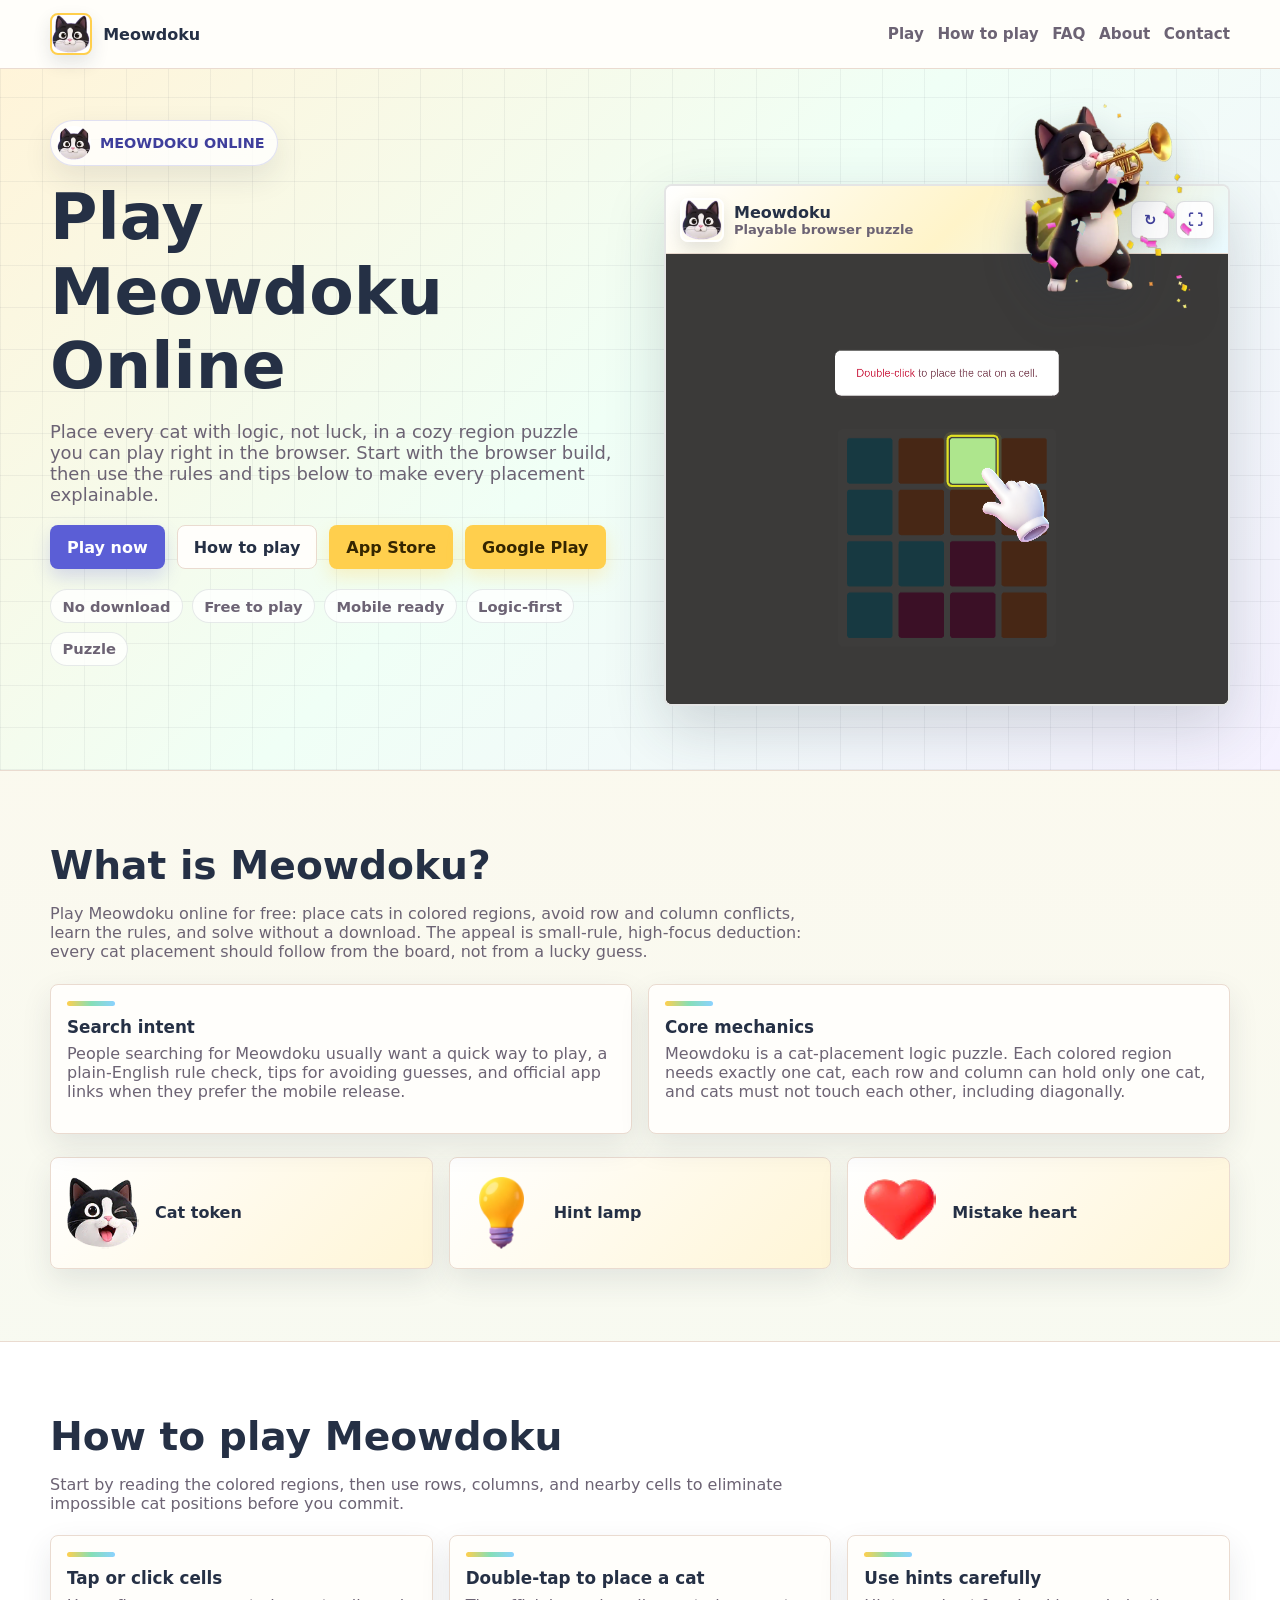
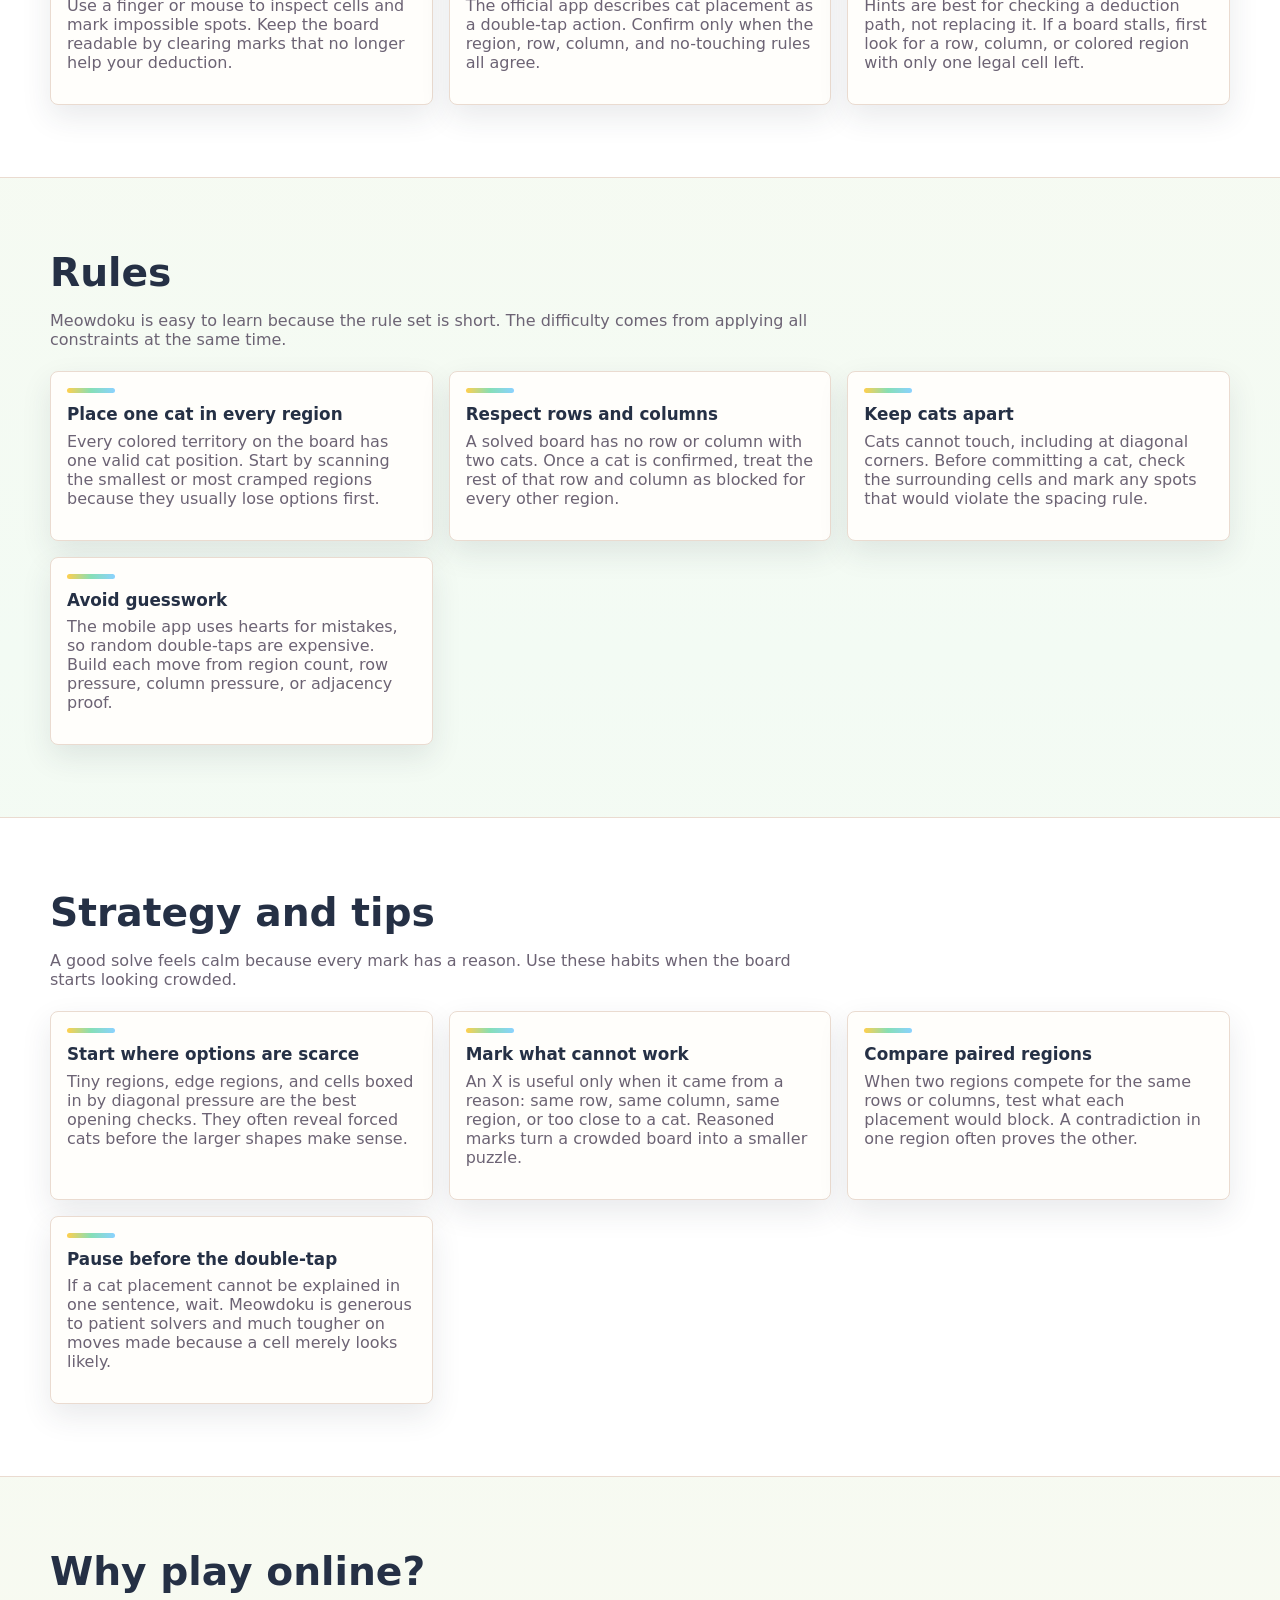
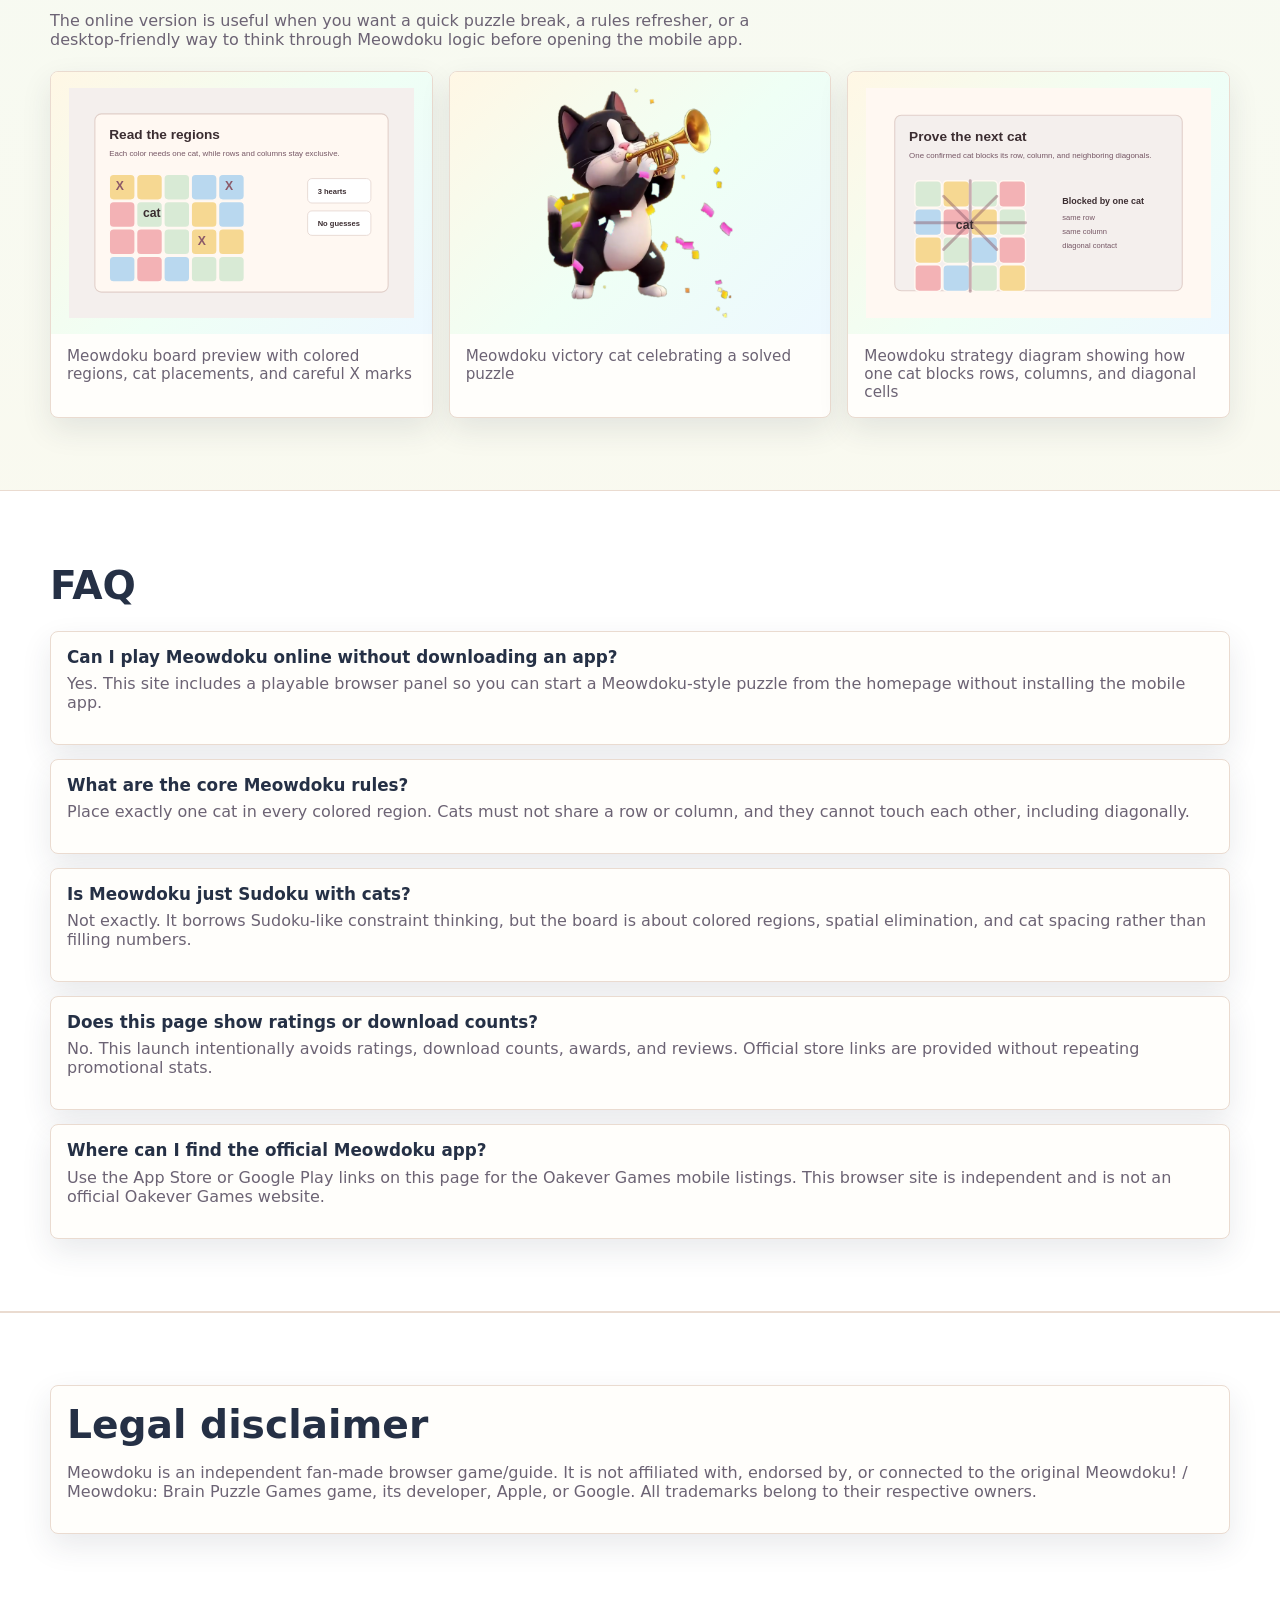
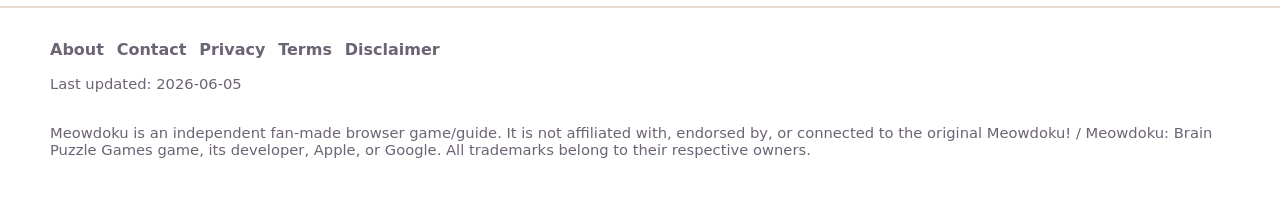
<file: index.html>
<!doctype html>
<html lang="en">
  <head>
    <meta charset="UTF-8" />
    <meta name="viewport" content="width=device-width, initial-scale=1" />
    <title>Play Meowdoku Online – Free Puzzle Game</title>
    <meta
      name="description"
      content="Play Meowdoku online for free: place cats in colored regions, avoid row and column conflicts, learn the rules, and solve without a download."
    />
    <link rel="canonical" href="https://meowdoku.club/" />
    <meta name="robots" content="index,follow" />
    <meta
      property="og:title"
      content="Play Meowdoku Online – Free Puzzle Game"
    />
    <meta
      property="og:description"
      content="Play Meowdoku online for free: place cats in colored regions, avoid row and column conflicts, learn the rules, and solve without a download."
    />
    <meta property="og:image" content="https://meowdoku.club/og-image.svg" />
    <meta property="og:url" content="https://meowdoku.club/" />
    <meta property="og:type" content="website" />
    <meta property="og:site_name" content="Meowdoku" />
    <meta name="twitter:card" content="summary_large_image" />
    <meta
      name="twitter:title"
      content="Play Meowdoku Online – Free Puzzle Game"
    />
    <meta
      name="twitter:description"
      content="Play Meowdoku online for free: place cats in colored regions, avoid row and column conflicts, learn the rules, and solve without a download."
    />
    <meta name="twitter:image" content="https://meowdoku.club/og-image.svg" />
    <meta name="theme-color" content="#5b5ed6" />
    <link rel="icon" href="game/assets/cat-face.png" type="image/png" />
    <link rel="manifest" href="manifest.webmanifest" />
    <script type="application/ld+json">
      {"@context":"https://schema.org","@graph":[{"@type":"WebSite","name":"Meowdoku","url":"https://meowdoku.club/","description":"Play Meowdoku online for free: place cats in colored regions, avoid row and column conflicts, learn the rules, and solve without a download.","inLanguage":"en"},{"@type":"SoftwareApplication","name":"Meowdoku","applicationCategory":"GameApplication","operatingSystem":"Web","url":"https://meowdoku.club/","description":"Play Meowdoku online for free: place cats in colored regions, avoid row and column conflicts, learn the rules, and solve without a download.","offers":{"@type":"Offer","price":0,"priceCurrency":"USD"}},{"@type":"VideoGame","name":"Meowdoku","url":"https://meowdoku.club/","description":"Play Meowdoku online for free: place cats in colored regions, avoid row and column conflicts, learn the rules, and solve without a download.","genre":"Puzzle","gamePlatform":"Web browser","playMode":"SinglePlayer","applicationCategory":"GameApplication","image":"https://meowdoku.club/og-image.svg"}]}
    </script>
    <link rel="stylesheet" href="assets/css/main.css" />
  </head>
  <body>
    <a class="skip-link" href="#main">Skip to content</a>
    <header class="site-header">
      <div class="site-header__inner">
        <a class="brand" href="./" aria-label="Meowdoku home">
          <span class="brand__mark" aria-hidden="true">
            <img
              src="game/assets/cat-face.png"
              alt=""
              width="256"
              height="256"
              loading="eager"
              decoding="async"
            />
          </span>
          <span>Meowdoku</span>
        </a>
        <nav class="site-nav" aria-label="Main navigation">
          <a href="#play">Play</a> <a href="#how-to-play">How to play</a>
          <a href="#faq">FAQ</a> <a href="about/">About</a>
          <a href="contact/">Contact</a>
        </nav>
      </div>
    </header>
    <main id="main">
      <style>
        @media (min-width: 941px) {
          .hero__mascot {
            right: clamp(1.1rem, 3vw, 2.4rem) !important;
            width: clamp(124px, 13vw, 168px) !important;
            transform: translateY(-8%) !important;
          }
        }
      </style>
      <section class="hero" id="play">
        <div class="container hero__grid">
          <div class="hero__copy">
            <p class="hero__badge">
              <img
                src="game/assets/cat-face.png"
                alt=""
                width="256"
                height="256"
                loading="eager"
                decoding="async"
              />
              <span>Meowdoku online</span>
            </p>
            <h1>Play Meowdoku Online</h1>
            <p class="lead">
              Place every cat with logic, not luck, in a cozy region puzzle you
              can play right in the browser. Start with the browser build, then
              use the rules and tips below to make every placement explainable.
            </p>
            <div class="hero__actions" aria-label="Primary actions">
              <a class="button" href="#play">Play now</a>
              <a class="button secondary" href="#how-to-play">How to play</a>
              <a
                class="button accent"
                href="https://apps.apple.com/us/app/meowdoku/id6761760135"
                rel="nofollow noopener"
                target="_blank"
              >
                App Store </a
              ><a
                class="button accent"
                href="https://play.google.com/store/apps/details?id=com.oakever.meowdoku&hl=en"
                rel="nofollow noopener"
                target="_blank"
              >
                Google Play
              </a>
            </div>
            <ul class="chips" aria-label="Game features">
              <li class="chip">No download</li>
              <li class="chip">Free to play</li>
              <li class="chip">Mobile ready</li>
              <li class="chip">Logic-first</li>
              <li class="chip">Puzzle</li>
            </ul>
            <div class="rule-preview" aria-label="Meowdoku rule preview">
              <div class="rule-preview__board" aria-hidden="true">
                <span class="cell cell--mint"></span>
                <span class="cell cell--sun"></span>
                <span class="cell cell--rose">
                  <img
                    src="game/assets/new/game/tool_cat_item.png"
                    alt=""
                    width="108"
                    height="108"
                  />
                </span>
                <span class="cell cell--sky mark">X</span>
                <span class="cell cell--rose mark">X</span>
                <span class="cell cell--mint"></span>
                <span class="cell cell--sky"></span>
                <span class="cell cell--sun"></span>
                <span class="cell cell--sky"></span>
                <span class="cell cell--rose"></span>
                <span class="cell cell--sun mark">X</span>
                <span class="cell cell--mint"></span>
              </div>
              <p>
                <strong>One cat per color region.</strong>
                Rows, columns, and touching corners all matter.
              </p>
            </div>
          </div>
          <div class="hero__stage">
            <img
              class="hero__mascot"
              src="game/assets/victory-cat.png"
              alt="Meowdoku victory cat mascot"
              width="520"
              height="640"
              loading="eager"
              decoding="async"
            />
            <section
              class="game-panel"
              aria-label="Meowdoku playable browser game"
            >
              <div class="game-panel__bar">
                <span class="game-panel__title">
                  <img
                    src="game/assets/cat-face.png"
                    alt=""
                    width="256"
                    height="256"
                    loading="eager"
                    decoding="async"
                  />
                  <span>
                    <strong>Meowdoku</strong>
                    <small>Playable browser puzzle</small>
                  </span>
                </span>
                <div class="game-panel__actions">
                  <button
                    class="icon-button"
                    type="button"
                    aria-label="Reload game"
                    data-game-reload
                    title="Reload game"
                  >
                    ↻
                  </button>
                  <button
                    class="icon-button"
                    type="button"
                    aria-label="Open game fullscreen"
                    data-game-fullscreen
                    title="Open fullscreen"
                  >
                    ⛶
                  </button>
                </div>
              </div>
              <iframe
                id="game-frame"
                class="game-frame"
                src="game/index.html?v=20260607-playable"
                title="Play Meowdoku in the browser"
                loading="eager"
                referrerpolicy="same-origin"
                allowfullscreen
              >
                Your browser does not support embedded games. Open the game file
                directly at /game/index.html.
              </iframe>
            </section>
            <script>
              const frame = document.getElementById("game-frame");
              const reloadButton = document.querySelector("[data-game-reload]");
              const fullscreenButton = document.querySelector("[data-game-fullscreen]");

              reloadButton?.addEventListener("click", () => {
                if (frame instanceof HTMLIFrameElement) {
                  frame.contentWindow?.location.reload();
                }
              });

              fullscreenButton?.addEventListener("click", async () => {
                if (frame instanceof HTMLIFrameElement && frame.requestFullscreen) {
                  await frame.requestFullscreen();
                }
              });
            </script>
          </div>
        </div>
      </section>
      <section class="section" aria-labelledby="what-is">
        <div class="container">
          <h2 id="what-is">What is Meowdoku?</h2>
          <p class="section__intro">
            Play Meowdoku online for free: place cats in colored regions, avoid
            row and column conflicts, learn the rules, and solve without a
            download. The appeal is small-rule, high-focus deduction: every cat
            placement should follow from the board, not from a lucky guess.
          </p>
          <div class="two-grid">
            <article class="info-card">
              <h3>Search intent</h3>
              <p>
                People searching for Meowdoku usually want a quick way to play,
                a plain-English rule check, tips for avoiding guesses, and
                official app links when they prefer the mobile release.
              </p>
            </article>
            <article class="info-card">
              <h3>Core mechanics</h3>
              <p>
                Meowdoku is a cat-placement logic puzzle. Each colored region
                needs exactly one cat, each row and column can hold only one
                cat, and cats must not touch each other, including diagonally.
              </p>
            </article>
          </div>
          <div class="asset-rail" aria-label="Meowdoku game UI art">
            <figure class="asset-token">
              <img
                src="game/assets/new/game/tool_cat_item.png"
                alt="Cat token"
                width="108"
                height="108"
                loading="lazy"
                decoding="async"
              />
              <figcaption>Cat token</figcaption>
            </figure>
            <figure class="asset-token">
              <img
                src="game/assets/new/game/icon_hint_lamp.png"
                alt="Hint lamp"
                width="200"
                height="320"
                loading="lazy"
                decoding="async"
              />
              <figcaption>Hint lamp</figcaption>
            </figure>
            <figure class="asset-token">
              <img
                src="game/assets/new/game/heart_full.png"
                alt="Mistake heart"
                width="56"
                height="52"
                loading="lazy"
                decoding="async"
              />
              <figcaption>Mistake heart</figcaption>
            </figure>
          </div>
        </div>
      </section>
      <section
        class="section alt"
        id="how-to-play"
        aria-labelledby="how-heading"
      >
        <div class="container">
          <h2 id="how-heading">How to play Meowdoku</h2>
          <p class="section__intro">
            Start by reading the colored regions, then use rows, columns, and
            nearby cells to eliminate impossible cat positions before you
            commit.
          </p>
          <div class="grid">
            <article class="info-card">
              <h3>Tap or click cells</h3>
              <p>
                Use a finger or mouse to inspect cells and mark impossible
                spots. Keep the board readable by clearing marks that no longer
                help your deduction.
              </p>
            </article>
            <article class="info-card">
              <h3>Double-tap to place a cat</h3>
              <p>
                The official app describes cat placement as a double-tap action.
                Confirm only when the region, row, column, and no-touching rules
                all agree.
              </p>
            </article>
            <article class="info-card">
              <h3>Use hints carefully</h3>
              <p>
                Hints are best for checking a deduction path, not replacing it.
                If a board stalls, first look for a row, column, or colored
                region with only one legal cell left.
              </p>
            </article>
          </div>
        </div>
      </section>
      <section class="section" aria-labelledby="rules-heading">
        <div class="container">
          <h2 id="rules-heading">Rules</h2>
          <p class="section__intro">
            Meowdoku is easy to learn because the rule set is short. The
            difficulty comes from applying all constraints at the same time.
          </p>
          <div class="grid">
            <article class="info-card">
              <h3>Place one cat in every region</h3>
              <p>
                Every colored territory on the board has one valid cat position.
                Start by scanning the smallest or most cramped regions because
                they usually lose options first.
              </p>
            </article>
            <article class="info-card">
              <h3>Respect rows and columns</h3>
              <p>
                A solved board has no row or column with two cats. Once a cat is
                confirmed, treat the rest of that row and column as blocked for
                every other region.
              </p>
            </article>
            <article class="info-card">
              <h3>Keep cats apart</h3>
              <p>
                Cats cannot touch, including at diagonal corners. Before
                committing a cat, check the surrounding cells and mark any spots
                that would violate the spacing rule.
              </p>
            </article>
            <article class="info-card">
              <h3>Avoid guesswork</h3>
              <p>
                The mobile app uses hearts for mistakes, so random double-taps
                are expensive. Build each move from region count, row pressure,
                column pressure, or adjacency proof.
              </p>
            </article>
          </div>
        </div>
      </section>
      <section class="section alt" aria-labelledby="strategy-heading">
        <div class="container">
          <h2 id="strategy-heading">Strategy and tips</h2>
          <p class="section__intro">
            A good solve feels calm because every mark has a reason. Use these
            habits when the board starts looking crowded.
          </p>
          <div class="grid">
            <article class="info-card">
              <h3>Start where options are scarce</h3>
              <p>
                Tiny regions, edge regions, and cells boxed in by diagonal
                pressure are the best opening checks. They often reveal forced
                cats before the larger shapes make sense.
              </p>
            </article>
            <article class="info-card">
              <h3>Mark what cannot work</h3>
              <p>
                An X is useful only when it came from a reason: same row, same
                column, same region, or too close to a cat. Reasoned marks turn
                a crowded board into a smaller puzzle.
              </p>
            </article>
            <article class="info-card">
              <h3>Compare paired regions</h3>
              <p>
                When two regions compete for the same rows or columns, test what
                each placement would block. A contradiction in one region often
                proves the other.
              </p>
            </article>
            <article class="info-card">
              <h3>Pause before the double-tap</h3>
              <p>
                If a cat placement cannot be explained in one sentence, wait.
                Meowdoku is generous to patient solvers and much tougher on
                moves made because a cell merely looks likely.
              </p>
            </article>
          </div>
        </div>
      </section>
      <section class="section" aria-labelledby="why-online">
        <div class="container">
          <h2 id="why-online">Why play online?</h2>
          <p class="section__intro">
            The online version is useful when you want a quick puzzle break, a
            rules refresher, or a desktop-friendly way to think through Meowdoku
            logic before opening the mobile app.
          </p>
          <div class="media-grid">
            <figure class="media-card">
              <img
                src="screenshots/game-board.svg"
                alt="Meowdoku board preview with colored regions, cat placements, and careful X marks"
                width="960"
                height="640"
                loading="lazy"
                decoding="async"
              />
              <figcaption>
                Meowdoku board preview with colored regions, cat placements, and
                careful X marks
              </figcaption>
            </figure>
            <figure class="media-card">
              <img
                src="game/assets/victory-cat.png"
                alt="Meowdoku victory cat celebrating a solved puzzle"
                width="520"
                height="640"
                loading="lazy"
                decoding="async"
              />
              <figcaption>
                Meowdoku victory cat celebrating a solved puzzle
              </figcaption>
            </figure>
            <figure class="media-card">
              <img
                src="screenshots/strategy-view.svg"
                alt="Meowdoku strategy diagram showing how one cat blocks rows, columns, and diagonal cells"
                width="960"
                height="640"
                loading="lazy"
                decoding="async"
              />
              <figcaption>
                Meowdoku strategy diagram showing how one cat blocks rows,
                columns, and diagonal cells
              </figcaption>
            </figure>
          </div>
        </div>
      </section>
      <section class="section alt" id="faq" aria-labelledby="faq-heading">
        <div class="container">
          <h2 id="faq-heading">FAQ</h2>
          <div class="faq-list">
            <article class="faq-item">
              <h3>Can I play Meowdoku online without downloading an app?</h3>
              <p>
                Yes. This site includes a playable browser panel so you can
                start a Meowdoku-style puzzle from the homepage without
                installing the mobile app.
              </p>
            </article>
            <article class="faq-item">
              <h3>What are the core Meowdoku rules?</h3>
              <p>
                Place exactly one cat in every colored region. Cats must not
                share a row or column, and they cannot touch each other,
                including diagonally.
              </p>
            </article>
            <article class="faq-item">
              <h3>Is Meowdoku just Sudoku with cats?</h3>
              <p>
                Not exactly. It borrows Sudoku-like constraint thinking, but the
                board is about colored regions, spatial elimination, and cat
                spacing rather than filling numbers.
              </p>
            </article>
            <article class="faq-item">
              <h3>Does this page show ratings or download counts?</h3>
              <p>
                No. This launch intentionally avoids ratings, download counts,
                awards, and reviews. Official store links are provided without
                repeating promotional stats.
              </p>
            </article>
            <article class="faq-item">
              <h3>Where can I find the official Meowdoku app?</h3>
              <p>
                Use the App Store or Google Play links on this page for the
                Oakever Games mobile listings. This browser site is independent
                and is not an official Oakever Games website.
              </p>
            </article>
          </div>
        </div>
      </section>
      <section class="section alt" aria-labelledby="legal-heading">
        <div class="container">
          <aside class="legal-note" aria-label="Legal disclaimer">
            <h2>Legal disclaimer</h2>
            <p>
              Meowdoku is an independent fan-made browser game/guide. It is not
              affiliated with, endorsed by, or connected to the original
              Meowdoku! / Meowdoku: Brain Puzzle Games game, its developer,
              Apple, or Google. All trademarks belong to their respective
              owners.
            </p>
          </aside>
        </div>
      </section>
    </main>
    <footer class="site-footer">
      <div class="site-footer__inner">
        <nav class="footer-links" aria-label="Footer navigation">
          <a href="about/">About</a> <a href="contact/">Contact</a>
          <a href="privacy/">Privacy</a> <a href="terms/">Terms</a>
          <a href="disclaimer/">Disclaimer</a>
        </nav>
        <p class="footer-meta">Last updated: 2026-06-05</p>
        <p class="footer-meta">
          Meowdoku is an independent fan-made browser game/guide. It is not
          affiliated with, endorsed by, or connected to the original Meowdoku! /
          Meowdoku: Brain Puzzle Games game, its developer, Apple, or Google.
          All trademarks belong to their respective owners.
        </p>
      </div>
    </footer>
    <script>
      if ("serviceWorker" in navigator) {
        window.addEventListener("load", () => {
          navigator.serviceWorker.register("sw.js").catch(() => undefined);
        });
      }
    </script>
  </body>
</html>
</file>
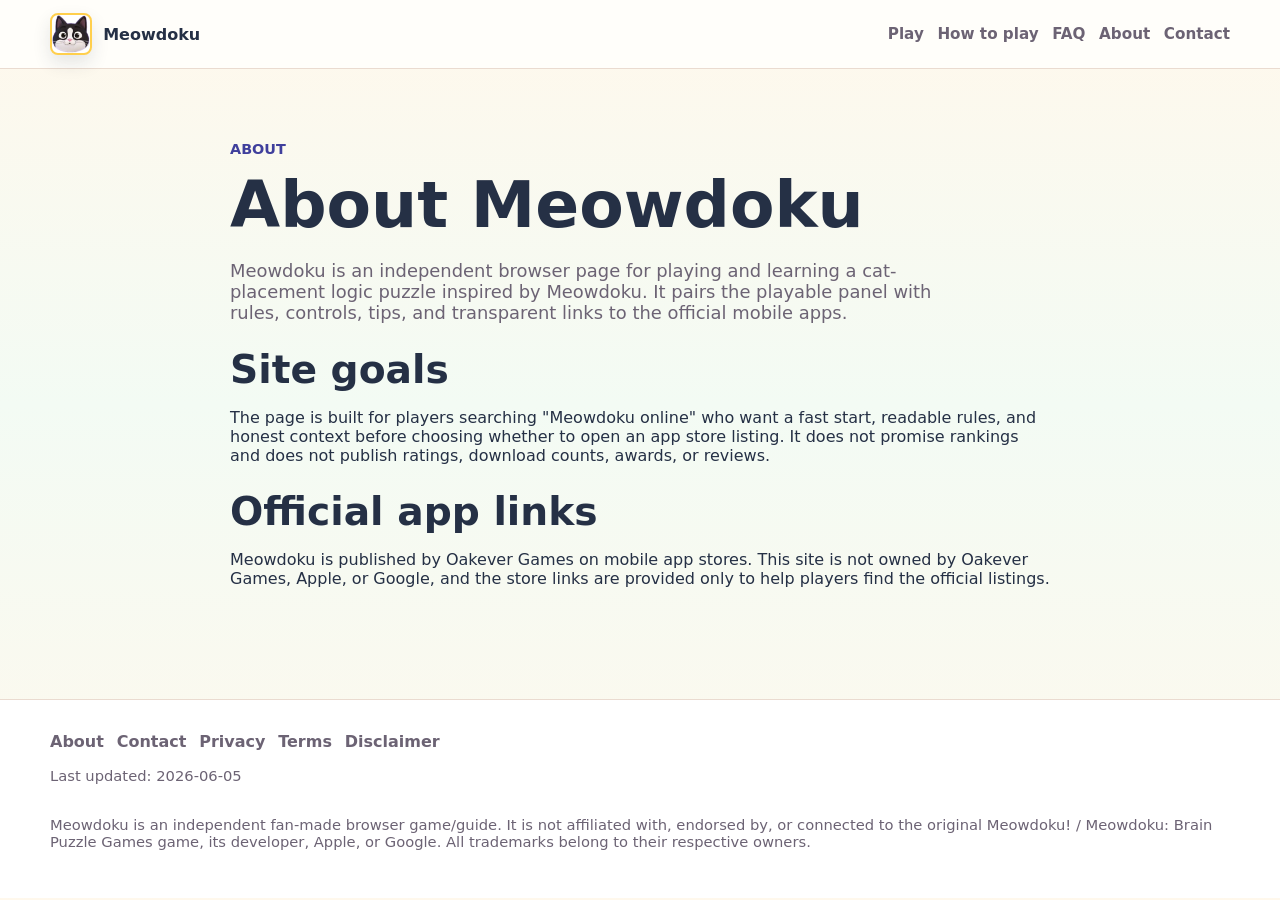
<file: about/index.html>
<!doctype html>
<html lang="en">
  <head>
    <meta charset="UTF-8" />
    <meta name="viewport" content="width=device-width, initial-scale=1" />
    <title>About Meowdoku</title>
    <meta
      name="description"
      content="Learn what Meowdoku is, how the browser puzzle page works, and where to find the official Oakever Games app listings. Play Meowdoku online with clear rules."
    />
    <link rel="canonical" href="https://meowdoku.club/about/" />
    <meta name="robots" content="index,follow" />
    <meta property="og:title" content="About Meowdoku" />
    <meta
      property="og:description"
      content="Learn what Meowdoku is, how the browser puzzle page works, and where to find the official Oakever Games app listings. Play Meowdoku online with clear rules."
    />
    <meta property="og:image" content="https://meowdoku.club/og-image.svg" />
    <meta property="og:url" content="https://meowdoku.club/about/" />
    <meta property="og:type" content="website" />
    <meta property="og:site_name" content="Meowdoku" />
    <meta name="twitter:card" content="summary_large_image" />
    <meta name="twitter:title" content="About Meowdoku" />
    <meta
      name="twitter:description"
      content="Learn what Meowdoku is, how the browser puzzle page works, and where to find the official Oakever Games app listings. Play Meowdoku online with clear rules."
    />
    <meta name="twitter:image" content="https://meowdoku.club/og-image.svg" />
    <meta name="theme-color" content="#5b5ed6" />
    <link rel="icon" href="../game/assets/cat-face.png" type="image/png" />
    <link rel="manifest" href="../manifest.webmanifest" />
    <script type="application/ld+json">
      {"@context":"https://schema.org","@graph":[{"@type":"WebSite","name":"Meowdoku","url":"https://meowdoku.club/","description":"Play Meowdoku online for free: place cats in colored regions, avoid row and column conflicts, learn the rules, and solve without a download.","inLanguage":"en"},{"@type":"SoftwareApplication","name":"Meowdoku","applicationCategory":"GameApplication","operatingSystem":"Web","url":"https://meowdoku.club/about/","description":"Learn what Meowdoku is, how the browser puzzle page works, and where to find the official Oakever Games app listings.","offers":{"@type":"Offer","price":0,"priceCurrency":"USD"}},{"@type":"VideoGame","name":"Meowdoku","url":"https://meowdoku.club/about/","description":"Learn what Meowdoku is, how the browser puzzle page works, and where to find the official Oakever Games app listings.","genre":"Puzzle","gamePlatform":"Web browser","playMode":"SinglePlayer","applicationCategory":"GameApplication","image":"https://meowdoku.club/og-image.svg"},{"@type":"BreadcrumbList","itemListElement":[{"@type":"ListItem","position":1,"name":"Home","item":"https://meowdoku.club/"},{"@type":"ListItem","position":2,"name":"About","item":"https://meowdoku.club/about/"}]}]}
    </script>
    <link rel="stylesheet" href="../assets/css/main.css" />
  </head>
  <body>
    <a class="skip-link" href="#main">Skip to content</a>
    <header class="site-header">
      <div class="site-header__inner">
        <a class="brand" href=".././" aria-label="Meowdoku home">
          <span class="brand__mark" aria-hidden="true">
            <img
              src="../game/assets/cat-face.png"
              alt=""
              width="256"
              height="256"
              loading="eager"
              decoding="async"
            />
          </span>
          <span>Meowdoku</span>
        </a>
        <nav class="site-nav" aria-label="Main navigation">
          <a href="../#play">Play</a> <a href="../#how-to-play">How to play</a>
          <a href="../#faq">FAQ</a> <a href="../about/">About</a>
          <a href="../contact/">Contact</a>
        </nav>
      </div>
    </header>
    <main id="main">
      <section class="page-shell">
        <div class="container page-shell__content">
          <p class="eyebrow">About</p>
          <h1>About Meowdoku</h1>
          <p class="lead">
            Meowdoku is an independent browser page for playing and learning a
            cat-placement logic puzzle inspired by Meowdoku. It pairs the
            playable panel with rules, controls, tips, and transparent links to
            the official mobile apps.
          </p>
          <div class="content-block">
            <h2>Site goals</h2>
            <p>
              The page is built for players searching "Meowdoku online" who want
              a fast start, readable rules, and honest context before choosing
              whether to open an app store listing. It does not promise rankings
              and does not publish ratings, download counts, awards, or reviews.
            </p>
          </div>
          <div class="content-block">
            <h2>Official app links</h2>
            <p>
              Meowdoku is published by Oakever Games on mobile app stores. This
              site is not owned by Oakever Games, Apple, or Google, and the
              store links are provided only to help players find the official
              listings.
            </p>
          </div>
        </div>
      </section>
    </main>
    <footer class="site-footer">
      <div class="site-footer__inner">
        <nav class="footer-links" aria-label="Footer navigation">
          <a href="../about/">About</a> <a href="../contact/">Contact</a>
          <a href="../privacy/">Privacy</a> <a href="../terms/">Terms</a>
          <a href="../disclaimer/">Disclaimer</a>
        </nav>
        <p class="footer-meta">Last updated: 2026-06-05</p>
        <p class="footer-meta">
          Meowdoku is an independent fan-made browser game/guide. It is not
          affiliated with, endorsed by, or connected to the original Meowdoku! /
          Meowdoku: Brain Puzzle Games game, its developer, Apple, or Google.
          All trademarks belong to their respective owners.
        </p>
      </div>
    </footer>
    <script>
      if ("serviceWorker" in navigator) {
        window.addEventListener("load", () => {
          navigator.serviceWorker.register("../sw.js").catch(() => undefined);
        });
      }
    </script>
  </body>
</html>
</file>
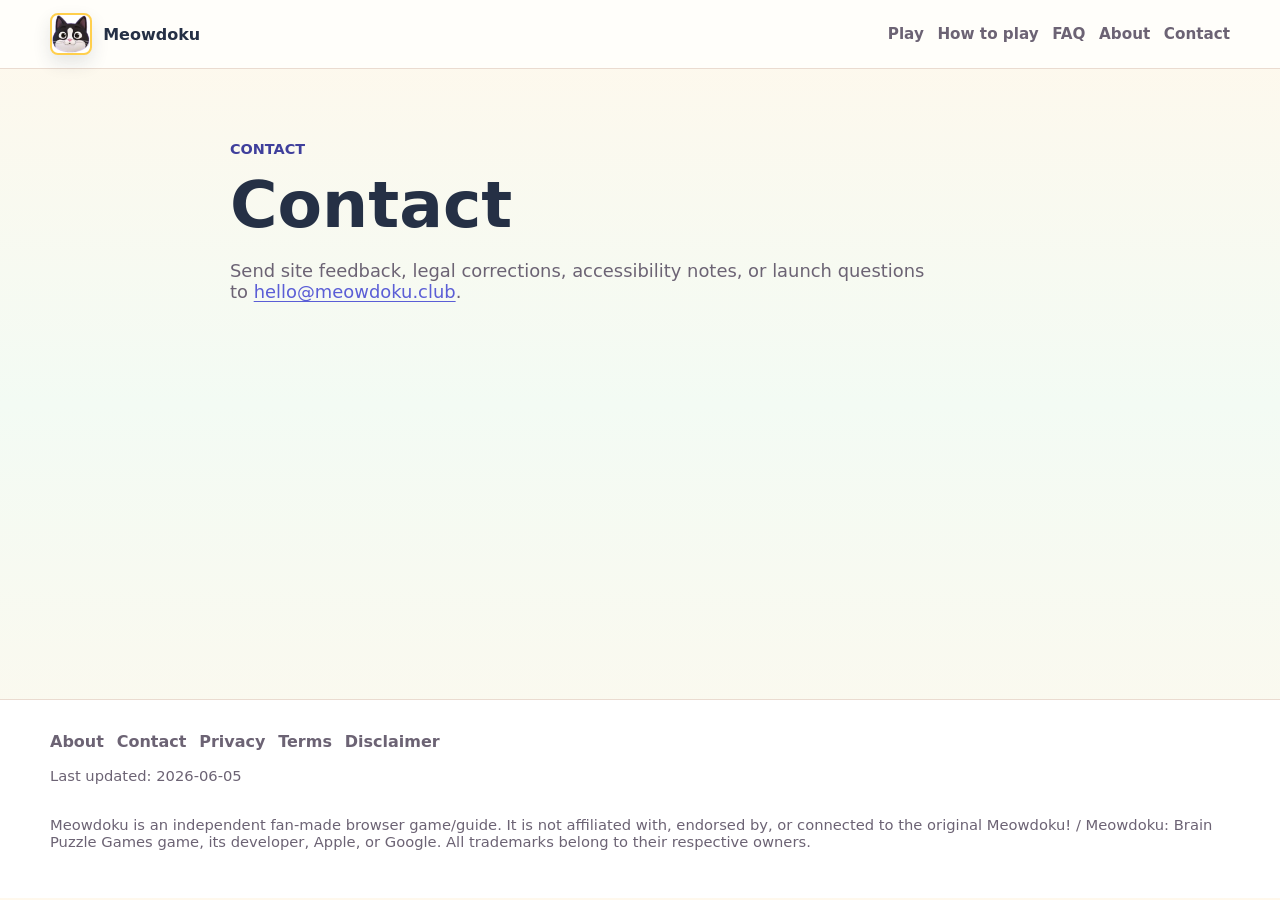
<file: contact/index.html>
<!doctype html>
<html lang="en">
  <head>
    <meta charset="UTF-8" />
    <meta name="viewport" content="width=device-width, initial-scale=1" />
    <title>Contact Meowdoku</title>
    <meta
      name="description"
      content="Contact the Meowdoku site owner about browser game content, legal corrections, accessibility feedback, or official-link updates. Play Meowdoku online with."
    />
    <link rel="canonical" href="https://meowdoku.club/contact/" />
    <meta name="robots" content="index,follow" />
    <meta property="og:title" content="Contact Meowdoku" />
    <meta
      property="og:description"
      content="Contact the Meowdoku site owner about browser game content, legal corrections, accessibility feedback, or official-link updates. Play Meowdoku online with."
    />
    <meta property="og:image" content="https://meowdoku.club/og-image.svg" />
    <meta property="og:url" content="https://meowdoku.club/contact/" />
    <meta property="og:type" content="website" />
    <meta property="og:site_name" content="Meowdoku" />
    <meta name="twitter:card" content="summary_large_image" />
    <meta name="twitter:title" content="Contact Meowdoku" />
    <meta
      name="twitter:description"
      content="Contact the Meowdoku site owner about browser game content, legal corrections, accessibility feedback, or official-link updates. Play Meowdoku online with."
    />
    <meta name="twitter:image" content="https://meowdoku.club/og-image.svg" />
    <meta name="theme-color" content="#5b5ed6" />
    <link rel="icon" href="../game/assets/cat-face.png" type="image/png" />
    <link rel="manifest" href="../manifest.webmanifest" />
    <script type="application/ld+json">
      {"@context":"https://schema.org","@graph":[{"@type":"WebSite","name":"Meowdoku","url":"https://meowdoku.club/","description":"Play Meowdoku online for free: place cats in colored regions, avoid row and column conflicts, learn the rules, and solve without a download.","inLanguage":"en"},{"@type":"SoftwareApplication","name":"Meowdoku","applicationCategory":"GameApplication","operatingSystem":"Web","url":"https://meowdoku.club/contact/","description":"Contact the Meowdoku site owner about browser game content, legal corrections, accessibility feedback, or official-link updates.","offers":{"@type":"Offer","price":0,"priceCurrency":"USD"}},{"@type":"VideoGame","name":"Meowdoku","url":"https://meowdoku.club/contact/","description":"Contact the Meowdoku site owner about browser game content, legal corrections, accessibility feedback, or official-link updates.","genre":"Puzzle","gamePlatform":"Web browser","playMode":"SinglePlayer","applicationCategory":"GameApplication","image":"https://meowdoku.club/og-image.svg"},{"@type":"BreadcrumbList","itemListElement":[{"@type":"ListItem","position":1,"name":"Home","item":"https://meowdoku.club/"},{"@type":"ListItem","position":2,"name":"Contact","item":"https://meowdoku.club/contact/"}]}]}
    </script>
    <link rel="stylesheet" href="../assets/css/main.css" />
  </head>
  <body>
    <a class="skip-link" href="#main">Skip to content</a>
    <header class="site-header">
      <div class="site-header__inner">
        <a class="brand" href=".././" aria-label="Meowdoku home">
          <span class="brand__mark" aria-hidden="true">
            <img
              src="../game/assets/cat-face.png"
              alt=""
              width="256"
              height="256"
              loading="eager"
              decoding="async"
            />
          </span>
          <span>Meowdoku</span>
        </a>
        <nav class="site-nav" aria-label="Main navigation">
          <a href="../#play">Play</a> <a href="../#how-to-play">How to play</a>
          <a href="../#faq">FAQ</a> <a href="../about/">About</a>
          <a href="../contact/">Contact</a>
        </nav>
      </div>
    </header>
    <main id="main">
      <section class="page-shell">
        <div class="container page-shell__content">
          <p class="eyebrow">Contact</p>
          <h1>Contact</h1>
          <p class="lead">
            Send site feedback, legal corrections, accessibility notes, or
            launch questions to
            <a href="mailto:hello@meowdoku.club">hello@meowdoku.club</a>.
          </p>
        </div>
      </section>
    </main>
    <footer class="site-footer">
      <div class="site-footer__inner">
        <nav class="footer-links" aria-label="Footer navigation">
          <a href="../about/">About</a> <a href="../contact/">Contact</a>
          <a href="../privacy/">Privacy</a> <a href="../terms/">Terms</a>
          <a href="../disclaimer/">Disclaimer</a>
        </nav>
        <p class="footer-meta">Last updated: 2026-06-05</p>
        <p class="footer-meta">
          Meowdoku is an independent fan-made browser game/guide. It is not
          affiliated with, endorsed by, or connected to the original Meowdoku! /
          Meowdoku: Brain Puzzle Games game, its developer, Apple, or Google.
          All trademarks belong to their respective owners.
        </p>
      </div>
    </footer>
    <script>
      if ("serviceWorker" in navigator) {
        window.addEventListener("load", () => {
          navigator.serviceWorker.register("../sw.js").catch(() => undefined);
        });
      }
    </script>
  </body>
</html>
</file>
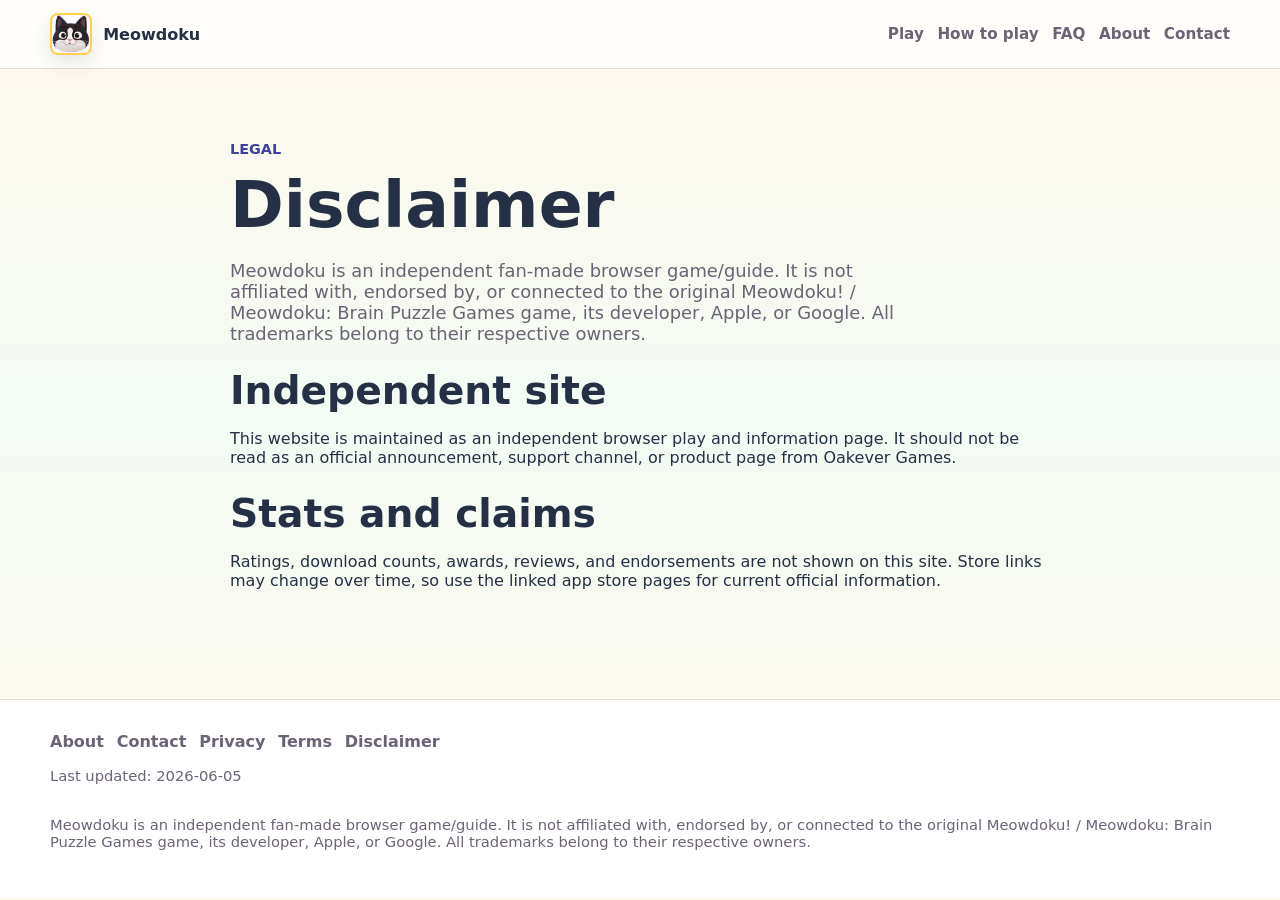
<file: disclaimer/index.html>
<!doctype html>
<html lang="en">
  <head>
    <meta charset="UTF-8" />
    <meta name="viewport" content="width=device-width, initial-scale=1" />
    <title>Disclaimer - Meowdoku</title>
    <meta
      name="description"
      content="Meowdoku legal disclaimer covering affiliation, trademarks, official app links, and independent fan-site context. Play Meowdoku online with clear rules and."
    />
    <link rel="canonical" href="https://meowdoku.club/disclaimer/" />
    <meta name="robots" content="index,follow" />
    <meta property="og:title" content="Disclaimer - Meowdoku" />
    <meta
      property="og:description"
      content="Meowdoku legal disclaimer covering affiliation, trademarks, official app links, and independent fan-site context. Play Meowdoku online with clear rules and."
    />
    <meta property="og:image" content="https://meowdoku.club/og-image.svg" />
    <meta property="og:url" content="https://meowdoku.club/disclaimer/" />
    <meta property="og:type" content="website" />
    <meta property="og:site_name" content="Meowdoku" />
    <meta name="twitter:card" content="summary_large_image" />
    <meta name="twitter:title" content="Disclaimer - Meowdoku" />
    <meta
      name="twitter:description"
      content="Meowdoku legal disclaimer covering affiliation, trademarks, official app links, and independent fan-site context. Play Meowdoku online with clear rules and."
    />
    <meta name="twitter:image" content="https://meowdoku.club/og-image.svg" />
    <meta name="theme-color" content="#5b5ed6" />
    <link rel="icon" href="../game/assets/cat-face.png" type="image/png" />
    <link rel="manifest" href="../manifest.webmanifest" />
    <script type="application/ld+json">
      {"@context":"https://schema.org","@graph":[{"@type":"WebSite","name":"Meowdoku","url":"https://meowdoku.club/","description":"Play Meowdoku online for free: place cats in colored regions, avoid row and column conflicts, learn the rules, and solve without a download.","inLanguage":"en"},{"@type":"SoftwareApplication","name":"Meowdoku","applicationCategory":"GameApplication","operatingSystem":"Web","url":"https://meowdoku.club/disclaimer/","description":"Meowdoku legal disclaimer covering affiliation, trademarks, official app links, and independent fan-site context.","offers":{"@type":"Offer","price":0,"priceCurrency":"USD"}},{"@type":"VideoGame","name":"Meowdoku","url":"https://meowdoku.club/disclaimer/","description":"Meowdoku legal disclaimer covering affiliation, trademarks, official app links, and independent fan-site context.","genre":"Puzzle","gamePlatform":"Web browser","playMode":"SinglePlayer","applicationCategory":"GameApplication","image":"https://meowdoku.club/og-image.svg"},{"@type":"BreadcrumbList","itemListElement":[{"@type":"ListItem","position":1,"name":"Home","item":"https://meowdoku.club/"},{"@type":"ListItem","position":2,"name":"Disclaimer","item":"https://meowdoku.club/disclaimer/"}]}]}
    </script>
    <link rel="stylesheet" href="../assets/css/main.css" />
  </head>
  <body>
    <a class="skip-link" href="#main">Skip to content</a>
    <header class="site-header">
      <div class="site-header__inner">
        <a class="brand" href=".././" aria-label="Meowdoku home">
          <span class="brand__mark" aria-hidden="true">
            <img
              src="../game/assets/cat-face.png"
              alt=""
              width="256"
              height="256"
              loading="eager"
              decoding="async"
            />
          </span>
          <span>Meowdoku</span>
        </a>
        <nav class="site-nav" aria-label="Main navigation">
          <a href="../#play">Play</a> <a href="../#how-to-play">How to play</a>
          <a href="../#faq">FAQ</a> <a href="../about/">About</a>
          <a href="../contact/">Contact</a>
        </nav>
      </div>
    </header>
    <main id="main">
      <section class="page-shell">
        <div class="container page-shell__content">
          <p class="eyebrow">Legal</p>
          <h1>Disclaimer</h1>
          <p class="lead">
            Meowdoku is an independent fan-made browser game/guide. It is not
            affiliated with, endorsed by, or connected to the original Meowdoku!
            / Meowdoku: Brain Puzzle Games game, its developer, Apple, or
            Google. All trademarks belong to their respective owners.
          </p>
          <div class="content-block">
            <h2>Independent site</h2>
            <p>
              This website is maintained as an independent browser play and
              information page. It should not be read as an official
              announcement, support channel, or product page from Oakever Games.
            </p>
          </div>
          <div class="content-block">
            <h2>Stats and claims</h2>
            <p>
              Ratings, download counts, awards, reviews, and endorsements are
              not shown on this site. Store links may change over time, so use
              the linked app store pages for current official information.
            </p>
          </div>
        </div>
      </section>
    </main>
    <footer class="site-footer">
      <div class="site-footer__inner">
        <nav class="footer-links" aria-label="Footer navigation">
          <a href="../about/">About</a> <a href="../contact/">Contact</a>
          <a href="../privacy/">Privacy</a> <a href="../terms/">Terms</a>
          <a href="../disclaimer/">Disclaimer</a>
        </nav>
        <p class="footer-meta">Last updated: 2026-06-05</p>
        <p class="footer-meta">
          Meowdoku is an independent fan-made browser game/guide. It is not
          affiliated with, endorsed by, or connected to the original Meowdoku! /
          Meowdoku: Brain Puzzle Games game, its developer, Apple, or Google.
          All trademarks belong to their respective owners.
        </p>
      </div>
    </footer>
    <script>
      if ("serviceWorker" in navigator) {
        window.addEventListener("load", () => {
          navigator.serviceWorker.register("../sw.js").catch(() => undefined);
        });
      }
    </script>
  </body>
</html>
</file>
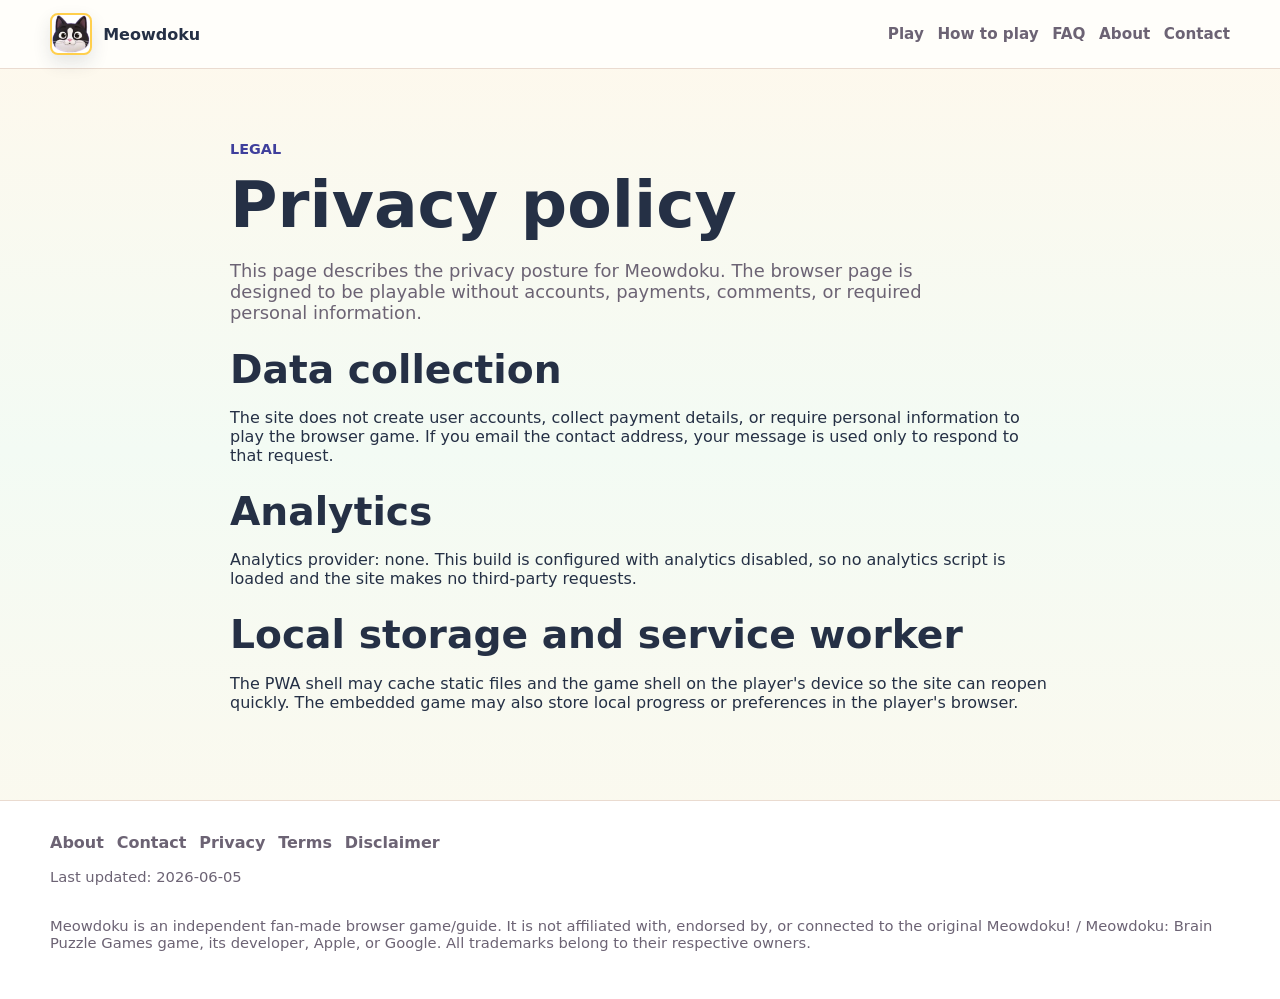
<file: privacy/index.html>
<!doctype html>
<html lang="en">
  <head>
    <meta charset="UTF-8" />
    <meta name="viewport" content="width=device-width, initial-scale=1" />
    <title>Privacy Policy - Meowdoku</title>
    <meta
      name="description"
      content="Meowdoku privacy policy for a static browser game site, including analytics configuration, local storage, and contact details. Play Meowdoku online with clear."
    />
    <link rel="canonical" href="https://meowdoku.club/privacy/" />
    <meta name="robots" content="index,follow" />
    <meta property="og:title" content="Privacy Policy - Meowdoku" />
    <meta
      property="og:description"
      content="Meowdoku privacy policy for a static browser game site, including analytics configuration, local storage, and contact details. Play Meowdoku online with clear."
    />
    <meta property="og:image" content="https://meowdoku.club/og-image.svg" />
    <meta property="og:url" content="https://meowdoku.club/privacy/" />
    <meta property="og:type" content="website" />
    <meta property="og:site_name" content="Meowdoku" />
    <meta name="twitter:card" content="summary_large_image" />
    <meta name="twitter:title" content="Privacy Policy - Meowdoku" />
    <meta
      name="twitter:description"
      content="Meowdoku privacy policy for a static browser game site, including analytics configuration, local storage, and contact details. Play Meowdoku online with clear."
    />
    <meta name="twitter:image" content="https://meowdoku.club/og-image.svg" />
    <meta name="theme-color" content="#5b5ed6" />
    <link rel="icon" href="../game/assets/cat-face.png" type="image/png" />
    <link rel="manifest" href="../manifest.webmanifest" />
    <script type="application/ld+json">
      {"@context":"https://schema.org","@graph":[{"@type":"WebSite","name":"Meowdoku","url":"https://meowdoku.club/","description":"Play Meowdoku online for free: place cats in colored regions, avoid row and column conflicts, learn the rules, and solve without a download.","inLanguage":"en"},{"@type":"SoftwareApplication","name":"Meowdoku","applicationCategory":"GameApplication","operatingSystem":"Web","url":"https://meowdoku.club/privacy/","description":"Meowdoku privacy policy for a static browser game site, including analytics configuration, local storage, and contact details.","offers":{"@type":"Offer","price":0,"priceCurrency":"USD"}},{"@type":"VideoGame","name":"Meowdoku","url":"https://meowdoku.club/privacy/","description":"Meowdoku privacy policy for a static browser game site, including analytics configuration, local storage, and contact details.","genre":"Puzzle","gamePlatform":"Web browser","playMode":"SinglePlayer","applicationCategory":"GameApplication","image":"https://meowdoku.club/og-image.svg"},{"@type":"BreadcrumbList","itemListElement":[{"@type":"ListItem","position":1,"name":"Home","item":"https://meowdoku.club/"},{"@type":"ListItem","position":2,"name":"Privacy","item":"https://meowdoku.club/privacy/"}]}]}
    </script>
    <link rel="stylesheet" href="../assets/css/main.css" />
  </head>
  <body>
    <a class="skip-link" href="#main">Skip to content</a>
    <header class="site-header">
      <div class="site-header__inner">
        <a class="brand" href=".././" aria-label="Meowdoku home">
          <span class="brand__mark" aria-hidden="true">
            <img
              src="../game/assets/cat-face.png"
              alt=""
              width="256"
              height="256"
              loading="eager"
              decoding="async"
            />
          </span>
          <span>Meowdoku</span>
        </a>
        <nav class="site-nav" aria-label="Main navigation">
          <a href="../#play">Play</a> <a href="../#how-to-play">How to play</a>
          <a href="../#faq">FAQ</a> <a href="../about/">About</a>
          <a href="../contact/">Contact</a>
        </nav>
      </div>
    </header>
    <main id="main">
      <section class="page-shell">
        <div class="container page-shell__content">
          <p class="eyebrow">Legal</p>
          <h1>Privacy policy</h1>
          <p class="lead">
            This page describes the privacy posture for Meowdoku. The browser
            page is designed to be playable without accounts, payments,
            comments, or required personal information.
          </p>
          <div class="content-block">
            <h2>Data collection</h2>
            <p>
              The site does not create user accounts, collect payment details,
              or require personal information to play the browser game. If you
              email the contact address, your message is used only to respond to
              that request.
            </p>
          </div>
          <div class="content-block">
            <h2>Analytics</h2>
            <p>
              Analytics provider: none. This build is configured with analytics
              disabled, so no analytics script is loaded and the site makes no
              third-party requests.
            </p>
          </div>
          <div class="content-block">
            <h2>Local storage and service worker</h2>
            <p>
              The PWA shell may cache static files and the game shell on the
              player's device so the site can reopen quickly. The embedded game
              may also store local progress or preferences in the player's
              browser.
            </p>
          </div>
        </div>
      </section>
    </main>
    <footer class="site-footer">
      <div class="site-footer__inner">
        <nav class="footer-links" aria-label="Footer navigation">
          <a href="../about/">About</a> <a href="../contact/">Contact</a>
          <a href="../privacy/">Privacy</a> <a href="../terms/">Terms</a>
          <a href="../disclaimer/">Disclaimer</a>
        </nav>
        <p class="footer-meta">Last updated: 2026-06-05</p>
        <p class="footer-meta">
          Meowdoku is an independent fan-made browser game/guide. It is not
          affiliated with, endorsed by, or connected to the original Meowdoku! /
          Meowdoku: Brain Puzzle Games game, its developer, Apple, or Google.
          All trademarks belong to their respective owners.
        </p>
      </div>
    </footer>
    <script>
      if ("serviceWorker" in navigator) {
        window.addEventListener("load", () => {
          navigator.serviceWorker.register("../sw.js").catch(() => undefined);
        });
      }
    </script>
  </body>
</html>
</file>
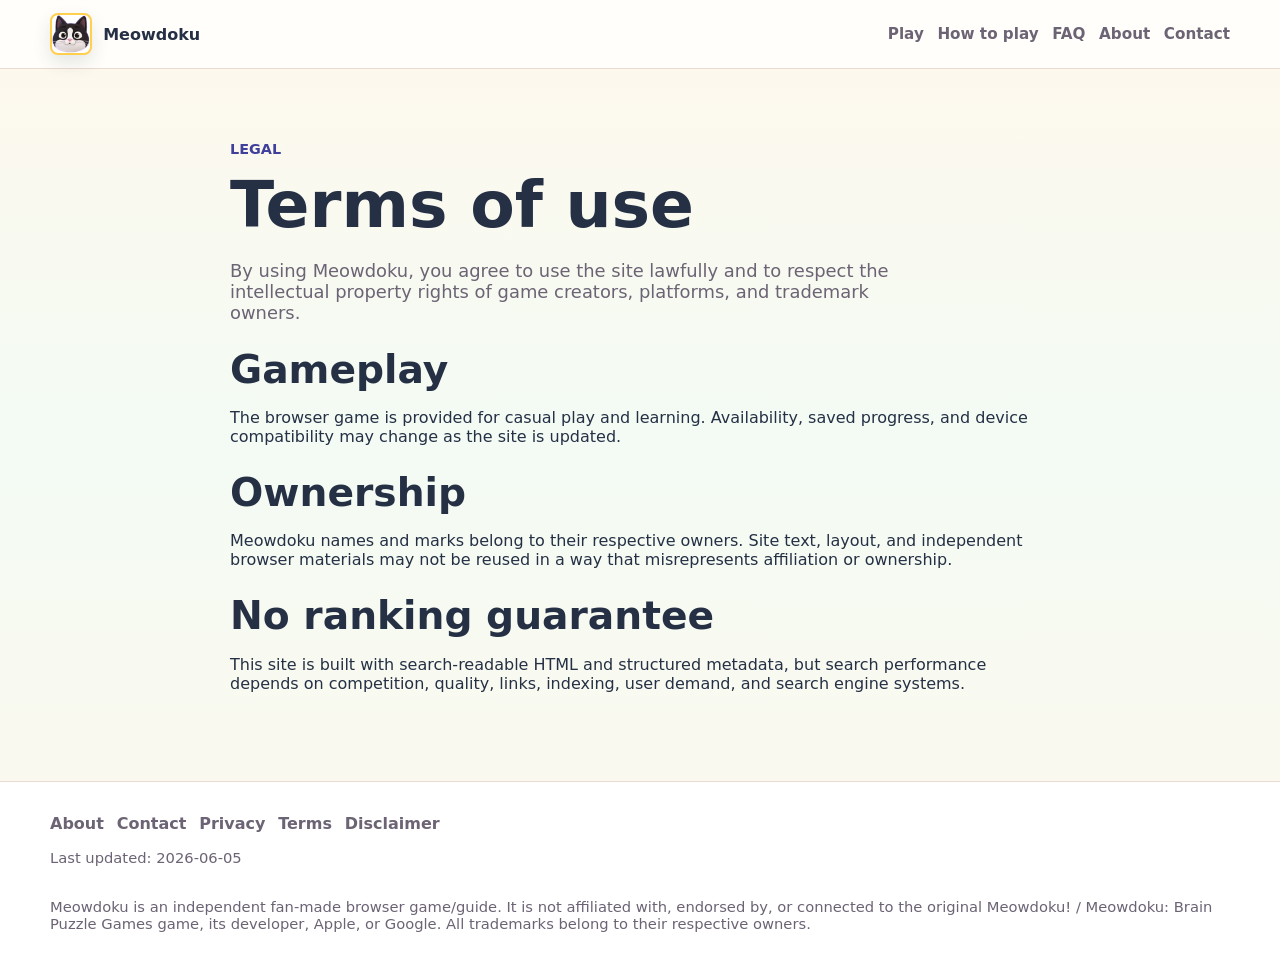
<file: terms/index.html>
<!doctype html>
<html lang="en">
  <head>
    <meta charset="UTF-8" />
    <meta name="viewport" content="width=device-width, initial-scale=1" />
    <title>Terms of Use - Meowdoku</title>
    <meta
      name="description"
      content="Meowdoku terms of use for the independent browser puzzle page, including acceptable use, ownership, and no ranking guarantees. Play Meowdoku online with clear."
    />
    <link rel="canonical" href="https://meowdoku.club/terms/" />
    <meta name="robots" content="index,follow" />
    <meta property="og:title" content="Terms of Use - Meowdoku" />
    <meta
      property="og:description"
      content="Meowdoku terms of use for the independent browser puzzle page, including acceptable use, ownership, and no ranking guarantees. Play Meowdoku online with clear."
    />
    <meta property="og:image" content="https://meowdoku.club/og-image.svg" />
    <meta property="og:url" content="https://meowdoku.club/terms/" />
    <meta property="og:type" content="website" />
    <meta property="og:site_name" content="Meowdoku" />
    <meta name="twitter:card" content="summary_large_image" />
    <meta name="twitter:title" content="Terms of Use - Meowdoku" />
    <meta
      name="twitter:description"
      content="Meowdoku terms of use for the independent browser puzzle page, including acceptable use, ownership, and no ranking guarantees. Play Meowdoku online with clear."
    />
    <meta name="twitter:image" content="https://meowdoku.club/og-image.svg" />
    <meta name="theme-color" content="#5b5ed6" />
    <link rel="icon" href="../game/assets/cat-face.png" type="image/png" />
    <link rel="manifest" href="../manifest.webmanifest" />
    <script type="application/ld+json">
      {"@context":"https://schema.org","@graph":[{"@type":"WebSite","name":"Meowdoku","url":"https://meowdoku.club/","description":"Play Meowdoku online for free: place cats in colored regions, avoid row and column conflicts, learn the rules, and solve without a download.","inLanguage":"en"},{"@type":"SoftwareApplication","name":"Meowdoku","applicationCategory":"GameApplication","operatingSystem":"Web","url":"https://meowdoku.club/terms/","description":"Meowdoku terms of use for the independent browser puzzle page, including acceptable use, ownership, and no ranking guarantees.","offers":{"@type":"Offer","price":0,"priceCurrency":"USD"}},{"@type":"VideoGame","name":"Meowdoku","url":"https://meowdoku.club/terms/","description":"Meowdoku terms of use for the independent browser puzzle page, including acceptable use, ownership, and no ranking guarantees.","genre":"Puzzle","gamePlatform":"Web browser","playMode":"SinglePlayer","applicationCategory":"GameApplication","image":"https://meowdoku.club/og-image.svg"},{"@type":"BreadcrumbList","itemListElement":[{"@type":"ListItem","position":1,"name":"Home","item":"https://meowdoku.club/"},{"@type":"ListItem","position":2,"name":"Terms","item":"https://meowdoku.club/terms/"}]}]}
    </script>
    <link rel="stylesheet" href="../assets/css/main.css" />
  </head>
  <body>
    <a class="skip-link" href="#main">Skip to content</a>
    <header class="site-header">
      <div class="site-header__inner">
        <a class="brand" href=".././" aria-label="Meowdoku home">
          <span class="brand__mark" aria-hidden="true">
            <img
              src="../game/assets/cat-face.png"
              alt=""
              width="256"
              height="256"
              loading="eager"
              decoding="async"
            />
          </span>
          <span>Meowdoku</span>
        </a>
        <nav class="site-nav" aria-label="Main navigation">
          <a href="../#play">Play</a> <a href="../#how-to-play">How to play</a>
          <a href="../#faq">FAQ</a> <a href="../about/">About</a>
          <a href="../contact/">Contact</a>
        </nav>
      </div>
    </header>
    <main id="main">
      <section class="page-shell">
        <div class="container page-shell__content">
          <p class="eyebrow">Legal</p>
          <h1>Terms of use</h1>
          <p class="lead">
            By using Meowdoku, you agree to use the site lawfully and to respect
            the intellectual property rights of game creators, platforms, and
            trademark owners.
          </p>
          <div class="content-block">
            <h2>Gameplay</h2>
            <p>
              The browser game is provided for casual play and learning.
              Availability, saved progress, and device compatibility may change
              as the site is updated.
            </p>
          </div>
          <div class="content-block">
            <h2>Ownership</h2>
            <p>
              Meowdoku names and marks belong to their respective owners. Site
              text, layout, and independent browser materials may not be reused
              in a way that misrepresents affiliation or ownership.
            </p>
          </div>
          <div class="content-block">
            <h2>No ranking guarantee</h2>
            <p>
              This site is built with search-readable HTML and structured
              metadata, but search performance depends on competition, quality,
              links, indexing, user demand, and search engine systems.
            </p>
          </div>
        </div>
      </section>
    </main>
    <footer class="site-footer">
      <div class="site-footer__inner">
        <nav class="footer-links" aria-label="Footer navigation">
          <a href="../about/">About</a> <a href="../contact/">Contact</a>
          <a href="../privacy/">Privacy</a> <a href="../terms/">Terms</a>
          <a href="../disclaimer/">Disclaimer</a>
        </nav>
        <p class="footer-meta">Last updated: 2026-06-05</p>
        <p class="footer-meta">
          Meowdoku is an independent fan-made browser game/guide. It is not
          affiliated with, endorsed by, or connected to the original Meowdoku! /
          Meowdoku: Brain Puzzle Games game, its developer, Apple, or Google.
          All trademarks belong to their respective owners.
        </p>
      </div>
    </footer>
    <script>
      if ("serviceWorker" in navigator) {
        window.addEventListener("load", () => {
          navigator.serviceWorker.register("../sw.js").catch(() => undefined);
        });
      }
    </script>
  </body>
</html>
</file>
<file: assets/css/main.css>
:root {
  color-scheme: light;
  --color-paper: #fff8ec;
  --color-surface: #fffefb;
  --color-ink: #253045;
  --color-muted: #6c6374;
  --color-line: #eadbd0;
  --color-primary: #5b5ed6;
  --color-primary-strong: #3f3f9c;
  --color-accent: #ffcf4d;
  --color-accent-soft: #fff2bd;
  --color-mint: #86dfb6;
  --color-sky: #8bd2ff;
  --color-rose: #ff9aa2;
  --color-danger: #d94f64;
  --shadow-panel: 0 22px 60px rgb(38 48 69 / 18%);
  --shadow-soft: 0 12px 30px rgb(38 48 69 / 10%);
  --radius: 8px;
  --container: 1180px;
  font-family:
    Inter,
    ui-sans-serif,
    system-ui,
    -apple-system,
    BlinkMacSystemFont,
    Segoe UI,
    sans-serif;
}
* {
  box-sizing: border-box;
}
html {
  scroll-behavior: smooth;
}
body {
  margin: 0;
  background: linear-gradient(180deg, #fff8ec, #f3fbf4 45%, #fff8ec);
  color: var(--color-ink);
  font-size: 16px;
  line-height: 1.6;
}
body,
button,
input,
textarea {
  font: inherit;
}
a {
  color: var(--color-primary);
  text-underline-offset: 0.18em;
}
a:hover {
  color: var(--color-primary-strong);
}
img,
svg,
iframe {
  max-width: 100%;
}
button,
.button {
  min-height: 44px;
  border: 1px solid transparent;
  border-radius: var(--radius);
  cursor: pointer;
  display: inline-flex;
  align-items: center;
  justify-content: center;
  gap: 0.45rem;
  padding: 0.68rem 1rem;
  background: var(--color-primary);
  color: #fff;
  font-weight: 800;
  text-decoration: none;
  box-shadow: 0 8px 18px #5b5ed638;
}
button:hover,
.button:hover {
  background: var(--color-primary-strong);
  color: #fff;
}
.button.secondary {
  background: var(--color-surface);
  color: var(--color-ink);
  border-color: var(--color-line);
  box-shadow: none;
}
.button.secondary:hover {
  background: #f3fbff;
  color: var(--color-ink);
}
.button.accent {
  background: var(--color-accent);
  color: #352600;
  box-shadow: 0 8px 18px #ffcf4d47;
}
.button.accent:hover {
  background: #f1b83b;
  color: #352600;
}
:focus-visible {
  outline: 3px solid var(--color-accent);
  outline-offset: 3px;
}
.site-header {
  position: sticky;
  top: 0;
  z-index: 20;
  background: #fffefbeb;
  border-bottom: 1px solid var(--color-line);
  backdrop-filter: blur(14px);
}
.site-header__inner,
.site-footer__inner,
.container {
  width: min(100% - 2rem, var(--container));
  margin-inline: auto;
}
.site-header__inner {
  display: flex;
  align-items: center;
  justify-content: space-between;
  min-height: 68px;
  gap: 1rem;
}
.brand {
  display: inline-flex;
  align-items: center;
  gap: 0.7rem;
  color: var(--color-ink);
  text-decoration: none;
  font-weight: 900;
}
.brand__mark {
  width: 42px;
  height: 42px;
  border: 2px solid var(--color-accent);
  border-radius: var(--radius);
  display: grid;
  place-items: center;
  background: #fff;
  color: var(--color-primary);
  font-size: 0.9rem;
  overflow: hidden;
  box-shadow: 0 8px 18px #2630451f;
}
.brand__mark img {
  width: 100%;
  height: 100%;
  object-fit: cover;
}
.site-nav {
  display: flex;
  align-items: center;
  gap: 0.85rem;
  flex-wrap: wrap;
}
.site-nav a {
  color: var(--color-muted);
  font-size: 0.95rem;
  font-weight: 800;
  text-decoration: none;
}
.site-nav a:hover {
  color: var(--color-primary-strong);
}
main {
  min-height: 70vh;
}
.hero {
  position: relative;
  overflow: hidden;
  padding: clamp(2.4rem, 4vw, 3.7rem) 0 clamp(2.5rem, 5vw, 4rem);
  border-bottom: 1px solid var(--color-line);
  background: linear-gradient(135deg, #fff4d9, #f0fff6 48%, #f5f1ff);
}
.hero:before {
  content: "";
  position: absolute;
  inset: 0;
  background-image:
    repeating-linear-gradient(
      0deg,
      rgb(37 48 69 / 0.06) 0 1px,
      transparent 1px 42px
    ),
    repeating-linear-gradient(
      90deg,
      rgb(37 48 69 / 0.06) 0 1px,
      transparent 1px 42px
    );
  pointer-events: none;
}
.hero__grid {
  position: relative;
  z-index: 1;
  display: grid;
  grid-template-columns: repeat(2, minmax(0, 1fr));
  gap: clamp(1.5rem, 4vw, 3rem);
  align-items: start;
}
.hero__copy {
  min-width: 0;
}
.hero__badge {
  width: fit-content;
  max-width: 100%;
  margin: 0 0 0.85rem;
  border: 1px solid rgb(91 94 214 / 18%);
  border-radius: 999px;
  display: inline-flex;
  align-items: center;
  gap: 0.55rem;
  padding: 0.32rem 0.8rem 0.32rem 0.38rem;
  background: #ffffffc7;
  color: var(--color-primary-strong);
  font-size: 0.9rem;
  font-weight: 900;
  text-transform: uppercase;
  box-shadow: var(--shadow-soft);
}
.hero__badge img {
  width: 34px;
  height: 34px;
  border-radius: 50%;
  object-fit: cover;
  background: #fff;
}
.eyebrow {
  margin: 0 0 0.7rem;
  color: var(--color-primary-strong);
  font-size: 0.9rem;
  font-weight: 800;
  letter-spacing: 0;
  text-transform: uppercase;
}
h1,
h2,
h3 {
  line-height: 1.15;
  letter-spacing: 0;
  color: var(--color-ink);
}
h1 {
  margin: 0;
  max-width: 16ch;
  font-size: clamp(2.35rem, 6vw, 4.05rem);
}
h2 {
  margin: 0 0 1rem;
  font-size: clamp(1.65rem, 3.2vw, 2.45rem);
}
h3 {
  margin: 0 0 0.45rem;
  font-size: 1.05rem;
}
p {
  margin: 0 0 1rem;
}
.lead {
  margin-top: 1.1rem;
  max-width: 62ch;
  color: var(--color-muted);
  font-size: 1.12rem;
}
.hero__actions,
.button-row {
  display: flex;
  flex-wrap: wrap;
  gap: 0.75rem;
  margin: 1.25rem 0;
}
.chips {
  display: flex;
  flex-wrap: wrap;
  gap: 0.55rem;
  padding: 0;
  margin: 1.1rem 0 0;
  list-style: none;
}
.chip {
  border: 1px solid rgb(37 48 69 / 10%);
  border-radius: 999px;
  background: #ffffffc7;
  color: var(--color-muted);
  display: inline-flex;
  align-items: center;
  min-height: 34px;
  padding: 0.3rem 0.72rem;
  font-size: 0.92rem;
  font-weight: 800;
}
.rule-preview {
  width: min(100%, 500px);
  margin-top: 1.2rem;
  border: 1px solid rgb(37 48 69 / 12%);
  border-radius: var(--radius);
  display: none;
  grid-template-columns: 150px minmax(0, 1fr);
  gap: 1rem;
  align-items: center;
  padding: 0.85rem;
  background: #ffffffd1;
  box-shadow: var(--shadow-soft);
}
.rule-preview p {
  margin: 0;
  color: var(--color-muted);
}
.rule-preview strong {
  display: block;
  color: var(--color-ink);
}
.rule-preview__board {
  display: grid;
  grid-template-columns: repeat(4, 1fr);
  gap: 4px;
  aspect-ratio: 4 / 3;
}
.cell {
  min-width: 0;
  border: 2px solid #ffffff;
  border-radius: 7px;
  display: grid;
  place-items: center;
  color: var(--color-primary-strong);
  font-weight: 900;
}
.cell img {
  width: 88%;
  height: 88%;
  object-fit: contain;
}
.cell--mint {
  background: var(--color-mint);
}
.cell--sun {
  background: #ffe07a;
}
.cell--rose {
  background: var(--color-rose);
}
.cell--sky {
  background: var(--color-sky);
}
.mark {
  color: #7b2f58;
}
.hero__stage {
  position: relative;
  min-width: 0;
  padding-top: clamp(2.2rem, 5vw, 4rem);
}
.hero__mascot {
  position: absolute;
  z-index: 3;
  top: 0;
  right: clamp(1.1rem, 3vw, 2.4rem);
  width: clamp(124px, 13vw, 168px);
  height: auto;
  transform: translateY(-8%);
  filter: drop-shadow(0 18px 20px rgb(37 48 69 / 25%));
  pointer-events: none;
}
.game-panel {
  position: relative;
  z-index: 1;
  background: var(--color-surface);
  border: 2px solid rgb(37 48 69 / 12%);
  border-radius: var(--radius);
  box-shadow: var(--shadow-panel);
  overflow: clip;
}
.game-panel__bar {
  min-height: 66px;
  display: flex;
  align-items: center;
  justify-content: space-between;
  gap: 1rem;
  padding: 0.72rem 0.85rem;
  border-bottom: 1px solid var(--color-line);
  background: linear-gradient(135deg, #fff, #fff4c9 52%, #e9f9ff);
  color: var(--color-muted);
  font-size: 0.92rem;
  font-weight: 800;
}
.game-panel__title {
  display: inline-flex;
  align-items: center;
  min-width: 0;
  gap: 0.65rem;
}
.game-panel__title img {
  width: 44px;
  height: 44px;
  border: 2px solid #ffffff;
  border-radius: var(--radius);
  object-fit: cover;
  flex: 0 0 auto;
  box-shadow: 0 8px 16px #2530451f;
}
.game-panel__title strong,
.game-panel__title small {
  display: block;
}
.game-panel__title strong {
  color: var(--color-ink);
  font-size: 1rem;
}
.game-panel__title small {
  color: var(--color-muted);
  font-size: 0.82rem;
}
.game-panel__actions {
  display: inline-flex;
  align-items: center;
  gap: 0.45rem;
}
.icon-button {
  width: 38px;
  min-height: 38px;
  height: 38px;
  padding: 0;
  border-radius: var(--radius);
  background: #fff;
  color: var(--color-primary-strong);
  border-color: #25304524;
  box-shadow: 0 6px 14px #2530451a;
}
.icon-button:hover {
  background: #f3fbff;
  color: var(--color-primary-strong);
}
.game-frame {
  display: block;
  width: 100%;
  height: clamp(360px, 50vh, 620px);
  border: 0;
  background: #fff8f2;
}
.section {
  padding: clamp(2.5rem, 6vw, 4.5rem) 0;
}
.section.alt {
  background: #fff;
  border-block: 1px solid var(--color-line);
}
.section__intro {
  max-width: 760px;
  color: var(--color-muted);
}
.grid {
  display: grid;
  grid-template-columns: repeat(3, minmax(0, 1fr));
  gap: 1rem;
  margin-top: 1.4rem;
}
.two-grid {
  display: grid;
  grid-template-columns: repeat(2, minmax(0, 1fr));
  gap: 1rem;
  margin-top: 1.4rem;
}
.info-card,
.faq-item,
.related-card,
.legal-note,
.stat-strip {
  border: 1px solid var(--color-line);
  border-radius: var(--radius);
  background: var(--color-surface);
}
.info-card,
.faq-item,
.related-card,
.legal-note {
  padding: 1rem;
  box-shadow: var(--shadow-soft);
}
.info-card {
  position: relative;
  overflow: hidden;
}
.info-card:before {
  content: "";
  display: block;
  width: 48px;
  height: 5px;
  border-radius: 999px;
  margin-bottom: 0.75rem;
  background: linear-gradient(
    90deg,
    var(--color-accent),
    var(--color-mint),
    var(--color-sky)
  );
}
.info-card p,
.faq-item p,
.related-card p,
.legal-note p {
  color: var(--color-muted);
}
.asset-rail {
  display: grid;
  grid-template-columns: repeat(3, minmax(0, 1fr));
  gap: 1rem;
  margin-top: 1.4rem;
}
.asset-token {
  margin: 0;
  border: 1px solid var(--color-line);
  border-radius: var(--radius);
  display: flex;
  align-items: center;
  gap: 1rem;
  min-height: 112px;
  padding: 1rem;
  background: linear-gradient(135deg, #fff, #fff5d6);
  box-shadow: var(--shadow-soft);
}
.asset-token img {
  width: 72px;
  height: 72px;
  object-fit: contain;
  flex: 0 0 auto;
}
.asset-token figcaption {
  color: var(--color-ink);
  font-weight: 900;
}
.stat-strip {
  display: flex;
  flex-wrap: wrap;
  gap: 1rem;
  padding: 0.85rem 1rem;
  margin-top: 1.2rem;
}
.stat-strip span {
  font-weight: 800;
}
.media-grid {
  display: grid;
  grid-template-columns: repeat(3, minmax(0, 1fr));
  gap: 1rem;
  margin-top: 1.4rem;
}
.media-card {
  margin: 0;
  border: 1px solid var(--color-line);
  border-radius: var(--radius);
  background: var(--color-surface);
  overflow: clip;
  box-shadow: var(--shadow-soft);
}
.media-card img {
  display: block;
  width: 100%;
  height: auto;
  aspect-ratio: 16 / 11;
  object-fit: contain;
  padding: 1rem;
  background: linear-gradient(135deg, #fff7e5, #effff5 54%, #edf8ff);
}
.media-card figcaption {
  min-height: 76px;
  padding: 0.85rem 1rem 1rem;
  color: var(--color-muted);
  font-size: 0.95rem;
}
.faq-list {
  display: grid;
  gap: 0.85rem;
  margin-top: 1.4rem;
}
.breadcrumb {
  display: flex;
  flex-wrap: wrap;
  gap: 0.45rem;
  margin: 1rem 0 0;
  color: var(--color-muted);
  font-size: 0.92rem;
}
.page-shell {
  padding: clamp(2.6rem, 6vw, 4.5rem) 0;
}
.page-shell__content {
  max-width: 820px;
}
.page-shell h1 {
  max-width: 16ch;
  margin-bottom: 1rem;
}
.content-block {
  margin-top: 1.5rem;
}
.content-block ul {
  padding-left: 1.25rem;
}
.level-board {
  display: grid;
  grid-template-columns: repeat(5, 1fr);
  gap: 0.35rem;
  width: min(100%, 360px);
  aspect-ratio: 1;
  padding: 0.65rem;
  border: 1px solid var(--color-line);
  border-radius: var(--radius);
  background: var(--color-surface);
}
.level-cell {
  border-radius: 6px;
  background: #f2dfe2;
  border: 1px solid #e1d0ca;
}
.level-cell.active {
  background: var(--color-accent);
  border-color: #dcaa42;
}
.site-footer {
  border-top: 1px solid var(--color-line);
  background: #fff;
  padding: 2rem 0;
}
.site-footer__inner {
  display: grid;
  gap: 1rem;
}
.footer-links {
  display: flex;
  flex-wrap: wrap;
  gap: 0.8rem;
}
.footer-links a {
  color: var(--color-muted);
  font-weight: 800;
  text-decoration: none;
}
.footer-links a:hover {
  color: var(--color-primary-strong);
}
.footer-meta {
  color: var(--color-muted);
  font-size: 0.92rem;
}
.skip-link {
  position: absolute;
  left: 1rem;
  top: 0.7rem;
  z-index: 100;
  transform: translateY(-150%);
  background: var(--color-primary);
  color: #fff;
  padding: 0.55rem 0.75rem;
  border-radius: var(--radius);
  font-weight: 800;
}
.skip-link:focus {
  transform: translateY(0);
}
@media (max-width: 940px) {
  .hero__grid {
    grid-template-columns: 1fr;
  }
  .rule-preview {
    display: grid;
  }
  .hero__stage {
    padding-top: 3.5rem;
  }
  .hero__mascot {
    width: 150px;
    right: 1rem;
    transform: translateY(-44%);
  }
}
@media (max-width: 840px) {
  .site-header__inner {
    align-items: flex-start;
    flex-direction: column;
    padding: 0.85rem 0;
  }
  .hero {
    padding-top: 1.4rem;
  }
  .grid,
  .two-grid,
  .asset-rail,
  .media-grid {
    grid-template-columns: 1fr;
  }
  h1 {
    max-width: 12ch;
  }
  .game-frame {
    height: min(72vh, 560px);
  }
}
@media (max-width: 560px) {
  .site-header__inner,
  .site-footer__inner,
  .container {
    width: min(100% - 1rem, var(--container));
  }
  .site-nav {
    gap: 0.6rem;
  }
  .hero__badge {
    text-transform: none;
  }
  .hero__actions .button,
  .button-row .button {
    width: 100%;
  }
  .rule-preview {
    grid-template-columns: 1fr;
  }
  .rule-preview__board {
    max-width: 210px;
  }
  .hero__stage {
    padding-top: 6.5rem;
  }
  .hero__mascot {
    left: 50%;
    right: auto;
    width: 138px;
    transform: translate(-50%, -28%);
  }
  .game-panel__bar {
    align-items: flex-start;
    flex-direction: column;
  }
  .game-panel__actions {
    width: 100%;
  }
  .icon-button {
    flex: 1;
  }
  .asset-token {
    min-height: 98px;
  }
}
@media (prefers-reduced-motion: reduce) {
  *,
  *:before,
  *:after {
    animation-duration: 0.01ms !important;
    animation-iteration-count: 1 !important;
    scroll-behavior: auto !important;
    transition-duration: 0.01ms !important;
  }
}
</file>
